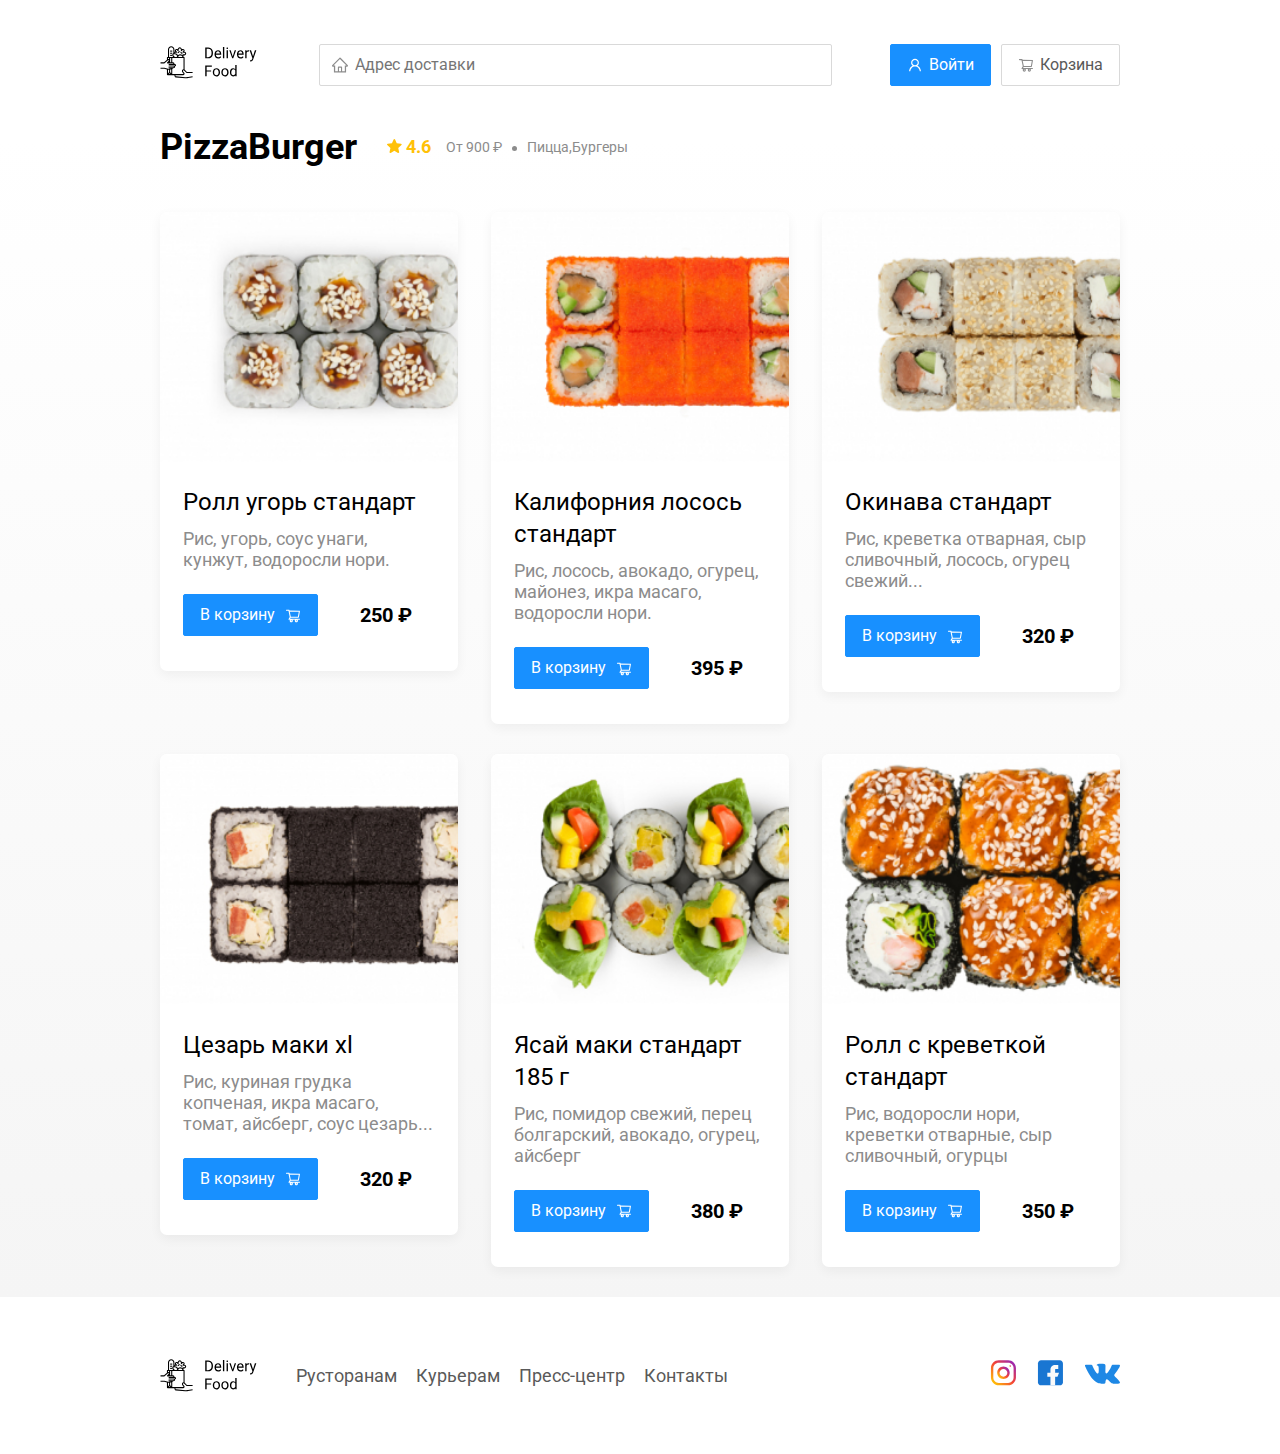
<file: restaurant.html>
<!DOCTYPE html>
<html lang="ru">

<head>
    <meta charset="UTF-8">
    <meta name="viewport" content="width=device-width, initial-scale=1.0">
    <title>PizzaBurger - доставка еды на дом</title>
    <link href="https://fonts.googleapis.com/css2?family=Roboto:wght@400;700&display=swap" rel="stylesheet">
    <link rel="stylesheet" href="css/normalize.css">  <!-- для устранения некоторых багов -->
    <link rel="stylesheet" href="css/animate.css">  <!-- Анимирование элементов -->
    <link rel="stylesheet" href="css/style.css">
</head>

<body>
    <!-- Шапка сайта -->
    <div class="container">
        <header class="header">
            <a href="index.html" class="logo"><img src="img\logo.svg" alt="Logo" ></a>
            <input type="text" class="input input-address" placeholder="Адрес доставки">
            <div class="buttons">
                <button class="button button-primary">
                    <img src="img/user.svg" alt="user" class="button-icon">
                    <span class="button-text">Войти</span>
                </button>
                <button class="button" id="cart-button">
                    <img src="img/shopping-cart.svg" alt="shopping-cart" class="button-icon">
                    <span class="button-text">Корзина</span> 
                </button>
            </div>
        </header>
    </div>
    <!--/container-->

    <main class="main">
        <div class="container">
            <section class="restaurants">
                <div class="section-heading">
                    <h2 class="section-title">PizzaBurger</h2>
                    <div class="card-info">
                        <div class="rating">
                            <img src="img/rating.svg" alt="rating">
                            4.6</div>
                        <div class="price">От 900 ₽</div>
                        <div class="category">Пицца,Бургеры</div>
                    </div>
                    <!--/card-info-->
                </div>
                <div class="cards">
                    <div class="card wow fadeInUp">
                        <img src="img/product1.jpg" alt="image" class="card-image">
                        <div class="card-text">
                            <div class="card-heading">
                                <h3 class="card-title card-title-reg">Ролл угорь стандарт</h3>
                            </div>
                            <!--/card-heading-->
                            <div class="card-info">
                                <div class="ingredients">Рис, угорь, соус унаги, кунжут, водоросли нори.</div>
                            </div>
                            <!--/card-info-->
                            <div class="card-buttons">
                                <button class="button button-primary">
                                    <span class="button-card-text">В корзину</span>
                                    <img src="img/shopping-cart-white.svg" alt="shopping-cart" class="button-card-image">
                                </button>
                                <strong class="card-price-bold">250 ₽</strong>
                            </div>
                            <!--/card-buttons-->
                        </div>
                        <!--/card-text-->
                    </div>
    
                    <div class="card wow fadeInUp" data-wow-delay="0.2s">
                        <img src="img/product2.jpg" alt="image" class="card-image">
                        <div class="card-text">
                            <div class="card-heading">
                                <h3 class="card-title card-title-reg">Калифорния лосось стандарт</h3>
                            </div>
                            <!--/card-heading-->
                            <div class="card-info">
                                <div class="ingredients">Рис, лосось, авокадо, огурец, майонез, икра масаго, водоросли нори.</div>
                            </div>
                            <!--/card-info-->
                            <div class="card-buttons">
                                <button class="button button-primary">
                                    <span class="button-card-text">В корзину</span>
                                    <img src="img/shopping-cart-white.svg" alt="shopping-cart" class="button-card-image">
                                </button>
                                <strong class="card-price-bold">395 ₽</strong>
                            </div>
                            <!--/card-buttons-->
                        </div>
                        <!--/card-text-->
                    </div>
    
                    <div class="card wow fadeInUp" data-wow-delay="0.4s">
                        <img src="img/product3.jpg" alt="image" class="card-image">
                        <div class="card-text">
                            <div class="card-heading">
                                <h3 class="card-title card-title-reg">Окинава стандарт</h3>
                            </div>
                            <!--/card-heading-->
                            <div class="card-info">
                                <div class="ingredients">Рис, креветка отварная, сыр сливочный, лосось, огурец свежий...</div>
                            </div>
                            <!--/card-info-->
                            <div class="card-buttons">
                                <button class="button button-primary">
                                    <span class="button-card-text">В корзину</span>
                                    <img src="img/shopping-cart-white.svg" alt="shopping-cart" class="button-card-image">
                                </button>
                                <strong class="card-price-bold">320 ₽</strong>
                            </div>
                            <!--/card-buttons-->
                        </div>
                        <!--/card-text-->
                    </div>
    
                    <div class="card wow fadeInUp">
                        <img src="img/product4.jpg" alt="image" class="card-image">
                        <div class="card-text">
                            <div class="card-heading">
                                <h3 class="card-title card-title-reg">Цезарь маки хl</h3>
                            </div>
                            <!--/card-heading-->
                            <div class="card-info">
                                <div class="ingredients">Рис, куриная грудка копченая, икра масаго, томат, айсберг, соус цезарь...</div>
                            </div>
                            <!--/card-info-->
                            <div class="card-buttons">
                                <button class="button button-primary">
                                    <span class="button-card-text">В корзину</span>
                                    <img src="img/shopping-cart-white.svg" alt="shopping-cart" class="button-card-image">
                                </button>
                                <strong class="card-price-bold">320 ₽</strong>
                            </div>
                            <!--/card-buttons-->
                        </div>
                        <!--/card-text-->
                    </div>
    
                    <div class="card wow fadeInUp">
                        <img src="img/product5.jpg" alt="image" class="card-image">
                        <div class="card-text">
                            <div class="card-heading">
                                <h3 class="card-title card-title-reg">Ясай маки стандарт 185 г</h3>
                            </div>
                            <!--/card-heading-->
                            <div class="card-info">
                                <div class="ingredients">Рис, помидор свежий, перец болгарский, авокадо, огурец, айсберг</div>
                            </div>
                            <!--/card-info-->
                            <div class="card-buttons">
                                <button class="button button-primary">
                                    <span class="button-card-text">В корзину</span>
                                    <img src="img/shopping-cart-white.svg" alt="shopping-cart" class="button-card-image">
                                </button>
                                <strong class="card-price-bold">380 ₽</strong>
                            </div>
                            <!--/card-buttons-->
                        </div>
                        <!--/card-text-->
                    </div>
    
                    <div class="card wow fadeInUp">
                        <img src="img/product6.jpg" alt="image" class="card-image">
                        <div class="card-text">
                            <div class="card-heading">
                                <h3 class="card-title card-title-reg">Ролл с креветкой стандарт</h3>
                            </div>
                            <!--/card-heading-->
                            <div class="card-info">
                                <div class="ingredients">Рис, водоросли нори, креветки отварные, сыр сливочный, огурцы</div>
                            </div>
                            <!--/card-info-->
                            <div class="card-buttons">
                                <button class="button button-primary">
                                    <span class="button-card-text">В корзину</span>
                                    <img src="img/shopping-cart-white.svg" alt="shopping-cart" class="button-card-image">
                                </button>
                                <strong class="card-price-bold">350 ₽</strong>
                            </div>
                            <!--/card-buttons-->
                        </div>
                        <!--/card-text-->
                    </div>
                    <!--/card-->
                </div>
                <!--/cards-->
            </section>
        </div>
    </main>

    <footer class="footer">
        <div class="container">
            <div class="footer-block">
                <img src="img/logo.svg" alt="logo" class="logo footer-logo">
                <nav class="footer-nav">
                    <a href="#" class="footer-link">Русторанам</a>
                    <a href="#" class="footer-link">Курьерам</a>
                    <a href="#" class="footer-link">Пресс-центр</a>
                    <a href="#" class="footer-link">Контакты</a>
                </nav>
                <div class="social-links">
                    <a href="#" class="social-link"><img src="img/instagram.svg" alt="instagram"></a>
                    <a href="#" class="social-link"><img src="img/fb.svg" alt="facebook"></a>
                    <a href="#" class="social-link"><img src="img/vk.svg" alt="vk"></a>
                </div>
                <!--/social-links-->
            </div>
            <!--/footer-block-->
        </div>
    </footer>

    <div class="modal">
        <div class="modal-dialog">
            <div class="modal-header">
                <h3 class="modal-title">Корзина</h3>
                <button class="close">&times;</button> <!-- спецсимвол - крестик -->
            </div>
            <!--/modal-header-->
            <div class="modal-body">
                <div class="food-row">
                    <span class="food-name">Ролл угорь стандарт</span>
                    <strong class="food-price">250 ₽</strong>
                    <div class="food-counter">
                        <button class="counter-button">-</button>
                        <span class="counter">1</span>
                        <button class="counter-button">+</button>
                    </div>
                    <!-- /.food-counter -->
                </div>
                <!--/foods-row-->
                <div class="food-row">
                    <span class="food-name">Ролл угорь стандарт</span>
                    <strong class="food-price">250 ₽</strong>
                    <div class="food-counter">
                        <button class="counter-button">-</button>
                        <span class="counter">1</span>
                        <button class="counter-button">+</button>
                    </div>
                    <!-- /.food-counter -->
                </div>
                <!--/foods-row-->
                <div class="food-row">
                    <span class="food-name">Ролл угорь стандарт</span>
                    <strong class="food-price">250 ₽</strong>
                    <div class="food-counter">
                        <button class="counter-button">-</button>
                        <span class="counter">1</span>
                        <button class="counter-button">+</button>
                    </div>
                    <!-- /.food-counter -->
                </div>
                <!--/foods-row-->
                <div class="food-row">
                    <span class="food-name">Ролл угорь стандарт</span>
                    <strong class="food-price">250 ₽</strong>
                    <div class="food-counter">
                        <button class="counter-button">-</button>
                        <span class="counter">1</span>
                        <button class="counter-button">+</button>
                    </div>
                    <!-- /.food-counter -->
                </div>
                <!--/foods-row-->
                <div class="food-row">
                    <span class="food-name">Ролл угорь стандарт</span>
                    <strong class="food-price">250 ₽</strong>
                    <div class="food-counter">
                        <button class="counter-button">-</button>
                        <span class="counter">1</span>
                        <button class="counter-button">+</button>
                    </div>
                    <!-- /.food-counter -->
                </div>
                <!--/foods-row-->
            </div>
            <!--/modal-body-->
            <div class="modal-footer">
                <span class="modal-pricetag">1250</span>
                <div class="footer-buttons">
                    <button class="button button-primary">Оформить заказ</button>
                    <button class="button">Отмена</button>
                </div>
            </div>
            <!-- /.modal-footer -->
        </div>
        <!--/modal-dialog-->
    </div>
    <script src="js/wow.min.js"></script>
    <script src="js/main.js"></script>
</body>
</html>
</file>
<file: css/style.css>
* {
    box-sizing: border-box;  /* для правильного расчета высоты и ширины разных элементов */
}

body {
    font-family: 'Roboto', sans-serif;   /* задали шрифт для текста на всей странице */
    padding-top: 44px; /* отступ сверху */
}

.container {
    /* border: 1px solid red; */
    max-width: 1200px;
    margin: auto;

}

.main {
    background: linear-gradient(180deg, rgba(245, 245, 245, 0) 1.04%, #F5F5F5 100%);      /* фоновый градиент */
}

.header { 
    /* Оформили расположение элементов в шапке */
    display: flex;
    align-items: center;   /* относительно друг друга элементы будут расположены по центру */
    justify-content: space-between;  /*раскидали содержимое по краям */ 
    /* margin-top: 44px; - отступ сверху */
    margin-bottom: 40px;
}
.input {                                 /* общие стили для поисковиков */
    background: #FFFFFF;
    border: 1px solid #D9D9D9;
    border-radius: 2px;
    font-size: 16px;
    line-height: 24px;
    padding: 8px;
    padding-left: 35px;
    background-repeat: no-repeat;
    background-position: left 11px center;
}
.input-address {
    flex: 0.8;
    background-image: url(../img/home.svg); 
}
.input-search {
    background-image: url(../img/search.svg); 
    width: 300px;
    margin-left: auto;
}

.buttons {
    display: flex;
    align-items: center;
}

.button {
    display: flex;
    align-items: center;
    padding: 8px 16px;
    background: #FFFFFF;
    border: 1px solid #D9D9D9;
    box-sizing: border-box;
    box-shadow: 0px 0px 2px rgba(0, 0, 0, 0.0015);
    border-radius: 2px;
    color: #595959;
    font-size: 16px;
    line-height: 24px;
}

.button-primary {
    background: #1890FF;
    border: 1px solid #1890FF;
    color: #fff;
    margin-right: 10px;
}

.button-icon {
    margin-right: 6px;
    vertical-align: middle;
}
.button-text {
    vertical-align: middle;
}
.button-card-text {
        margin-right: 10px;
}
.promo {
    box-shadow: 0px 7px 12px rgba(158, 158, 163, 0.1);
    background: #FFF1B8 url(../img/promo-image.png) no-repeat top -100px right -244px/ 924px;
    border-radius: 10px;
    padding: 68px 70px; /* отступы для текста */
    margin-bottom: 56px;
}
.promo-text {
    max-width: 538px;  /* чтобы был перенос строки, можно было через br */
    font-style: normal;
    font-weight: normal;
    font-size: 24px;
    line-height: 28px;
    color: #302C34;     
}
.promo-title {
    font-style: normal;
    font-weight: bold;
    font-size: 39px;
    line-height: 46px;
    color: #302C34;
}

.section-heading {
    display: flex;
    align-items: center;
    margin-bottom: 44px;
}
.section-title {
    font-style: normal;
    font-weight: bold;
    font-size: 36px;
    line-height: 42px;
    color: #000000;
    margin: 0;
    margin-right: 30px;
}

.cards {
    display: flex;
    flex-wrap: wrap; /* если карточки не помещаются в ряд, то переносятся на другой */
    justify-content: space-between; /* расстояние м/д карточками */
    align-items: flex-start;
}
.card {
    background: #FFFFFF;
    box-shadow: 0px 4px 12px rgba(0, 0, 0, 0.05);
    border-radius: 7px;
    overflow: hidden; /* скрывает всё, что за пределами карточки */
    margin-bottom: 30px;
    flex-basis: 31%;
    text-decoration: none;
}
.card-image {
    width: 384px;
    height: 250px;
    object-fit: cover; /* обрезание картинки в случае другого ее размера */ 
}
.card-text {
    padding-top: 20px;
    padding-bottom: 35px;
    padding-left: 23px;
    padding-right: 24px;
}
.card-heading {
    display: flex;
    align-items: center;
    justify-content: space-between;
}
.card-title {
    margin: 0;
    font-style: normal;
    font-weight: bold;
    font-size: 24px;
    line-height: 32px;
}
.card-title-reg {
    font-weight: 400;
}
.card-tag {
    font-style: normal;
    font-weight: normal;
    font-size: 12px;
    line-height: 20px;
    color: white;
    background: #262626;
    border-radius: 2px;
    padding: 1px 8px;
    }

.card-info {
    display: flex;
    align-items: center;
    flex-wrap: wrap;     
}
.card-buttons {
    display: flex;
    align-items: center;
    margin-top: 24px;  
}
.card-price-bold {
    font-weight: bold;
    font-size: 20px;
    line-height: 32px;
    margin-left: 32px;  
}
.rating {
    margin-right: 25px;
    color: #FFC107;
    font-weight: bold;
    font-size: 18px;
    line-height: 32px;
}
.price, .category {
    font-size: 18px;
    line-height: 32px;
    color: #8C8C8C;
}
.price {
    margin-right: 10px;
}
.ingredients {
    font-size: 18px;
    line-height: 21px;
    color: #8C8C8C;
    margin-top: 10px;
}
.category {
    text-overflow: ellipsis;   /* скрытие части текста */
    overflow: hidden;
    white-space: nowrap;       /* слова не переносятся */
    min-width: 150px;
}
.price:after {             /* псевдоэлемент - точка */
    content: "" ;
    width: 5px;
    height: 5px;
    background-color: #8C8C8C;
    vertical-align: middle;
    display: inline-block;
    border-radius: 50%;
    margin-left: 10px;
}

.footer {
    padding: 60px 0;
}
.footer-block {
    display: flex;
    align-items: center;
    justify-content: space-between;
}
.footer-nav {
    margin-left: 35px;     /* закрепили ссылки к правому краю */
    margin-right: auto;
}
.footer-link {
    display: inline-block;
    color: #595959;
    text-decoration: none;
    font-style: normal;
    font-weight: normal;
    font-size: 18px;
    line-height: 21px;
}
.footer-link:not(:last-child) {
    margin-right: 15px;
}
.social-links {
    display: flex;
    align-items: center;
}
.social-link:not(:last-child) {
    margin-right: 21px;
}

.modal {
    position: fixed;
    left: 0;
    top: 0;
    width: 100%;
    height: 100%;
    background: rgba(0, 0, 0, 0.4);
    display: none;
}
.is-open {
    display: flex;
}
.modal-dialog {
    max-width: 780px;
    width: 95%;
    background: #FFFFFF;
    border-radius: 5px;
    margin: auto;
    padding: 40px 46px;
}
.modal-header {
    display: flex;
    align-items: center;
    justify-content: space-between;
    margin-bottom: 45px;
}
.modal-title {
    margin: 0;
    font-weight: bold;
    font-size: 36px;
    line-height: 42px;
}
.close { 
    font-size: 36px;
    border: none;
    background-color: transparent; /* прозрачность */
}
.modal-body {
    margin-bottom: 52px;
}
.food-row {
    display: flex;
    align-items: flex-start;
    justify-content: space-between;
    padding-bottom: 8px;
    border-bottom: 1px solid #D9D9D9;
    margin-bottom: 15px;
}
.food-price {
    margin-left: auto;
    margin-right: 47px;
    font-weight: bold;
    font-size: 20px;
    line-height: 32px;
}
.food-name {
    font-weight: normal;
    font-size: 18px;
    line-height: 32px;
}
.food-counter {
    display: flex;
    align-items: center;
}
.counter-button {
    display: flex;
    align-items: center;
    justify-content: center;
    width: 39px;
    height: 32px;
    background: #FFFFFF;
    border: 1px solid #40A9FF;
    box-sizing: border-box;
    border-radius: 2px;
    font-weight: normal;
    font-size: 14px;
    line-height: 22px;
    color: #40A9FF;
}
.counter {
    font-size: 16px;
    line-height: 24px;
    margin-left: 10px;
    margin-right: 10px;

}
.modal-footer {
    display: flex;
    align-items: center;
    justify-content: space-between;
}
.footer-buttons {
    display: flex;
    align-items: center;
}
.modal-pricetag {
    background: #262626;
    border-radius: 5px;
    color: white;
    padding: 15px 20px;
    font-size: 20px;
    line-height: 23px;
}

/* адаптивы */
@media (max-width: 1366px) {     
    .container {
        max-width: 960px;
    }
    .promo {
        background-position: center right -300px;
        background-size: 700; 
    }
    .rating {
        margin-right: 15px;
    }
    .category, .price {
        font-size: 14px;
    }
}
@media (max-width: 992px) {
    .container {
        max-width: 750px;
    }
    .promo {
        padding: 50px;
        background-size: 500px;
        background-position: center right -200px;
    }
    .promo-text {
        font-size: 18px;
        max-width: 400px;
    }
    .card {
        flex-basis: 49%;
    }
    .footer-link {
        font-size: 16px;
    }
}
@media (max-width: 768px) {
    .container {
        max-width: 560px;
    }
    .card-info {
        flex-wrap: wrap;
    }
    .card .rating {
        flex-basis: 100%;
    }
    .card-title {
        font-size: 18px;
    }
    .promo {
        background-size: 400px;
    }
    .promo-title {
        font-size: 24px;
        line-height: 1.4;
    }
    .promo-text {
        margin-top: 0;
    }
}
@media (max-width: 578px) {
    .container {
        width: 90%;
    }
    .header {
        flex-wrap: wrap;
    }
    .input-address {
        margin-top: 15px;
        order: 5;    
        flex: 1;
    }
    .promo {
        background-image: none;
    }
    .promo-title {
        margin-bottom: 10px;
    }
    .section-title {
        font-size: 20px;
    }
    .card {
        flex-basis: 100%;
    }
    .card-image {
        width: 100%;
    }
    .footer {
        padding: 30px 0;
    }
    .footer-block {
        align-items: flex-start;
    }
    .footer-nav {
        margin-left: 0;
        order: 0;
    }
    .footer-logo {
        margin-right: 15px;
        order: 1;
    }
    .social-links {
        order: 2;
    }
}
@media (max-width: 480px) {
    .button-text {
        display: none;
    }
    .button {
        min-height: 20px;
    }
    .button-icon {
        margin: 0;
    }
    .promo {
        padding: 20px;
    }
    .section-heading {
        flex-wrap: wrap;
    }
    .footer-block {
        flex-wrap: wrap;
        flex-direction: column;
        align-items: center;
    }
    .footer-logo {
        order: 0;
        margin-bottom: 20px;
    }
    .footer-nav {
        margin-bottom: 20px;
        text-align: center;
    }
    .footer-link:not(:last-child) {
        margin-right: 0;
    }
}
</file>
